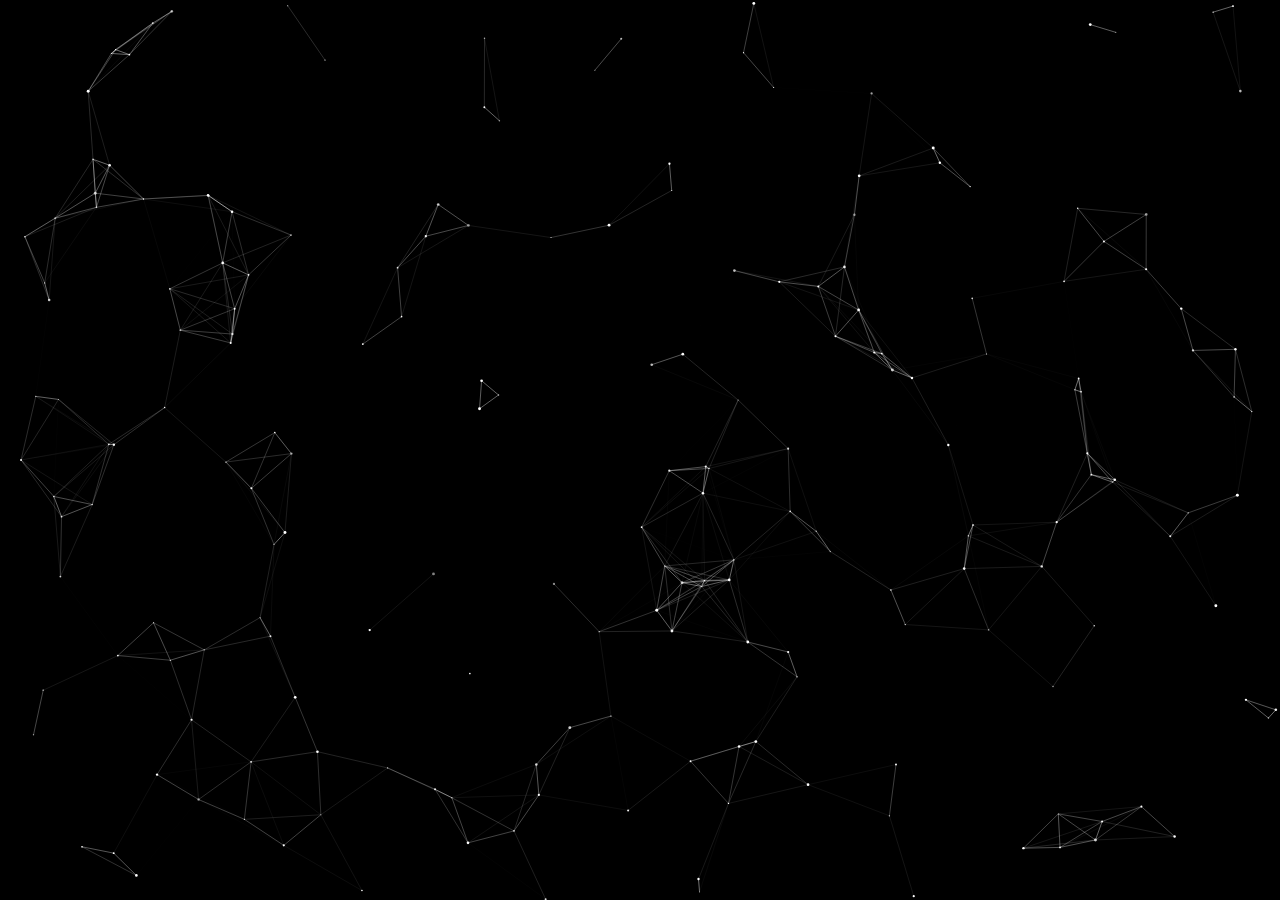
<file: index.html>
<!DOCTYPE html>
<html>
<head lang="en">
    <meta charset="UTF-8">
    <title>楚云实</title>
    <meta name="format-detection" content="telephone=no">
    <meta name="viewport" content="width=device-width,initial-scale=1.0,user-scalable=0,minimum-scale=1.0,maximum-scale=1.0,minimal-ui" />
    <meta name="apple-mobile-web-app-capable" content="yes">
    <meta name="apple-mobile-web-app-status-bar-style" content="black">
    <link rel="shortcut icon" href="img/chu.ico">
    <link rel="stylesheet" href="css/main.css"/>
</head>
<body class="hidden">

<canvas id="canvas"></canvas>

<script src="js/zepto.min.1.js"></script>
<script src="js/createjs-2015.11.26.min.js"></script>
<script src="js/main.js"></script>
</body>
</html>
</file>
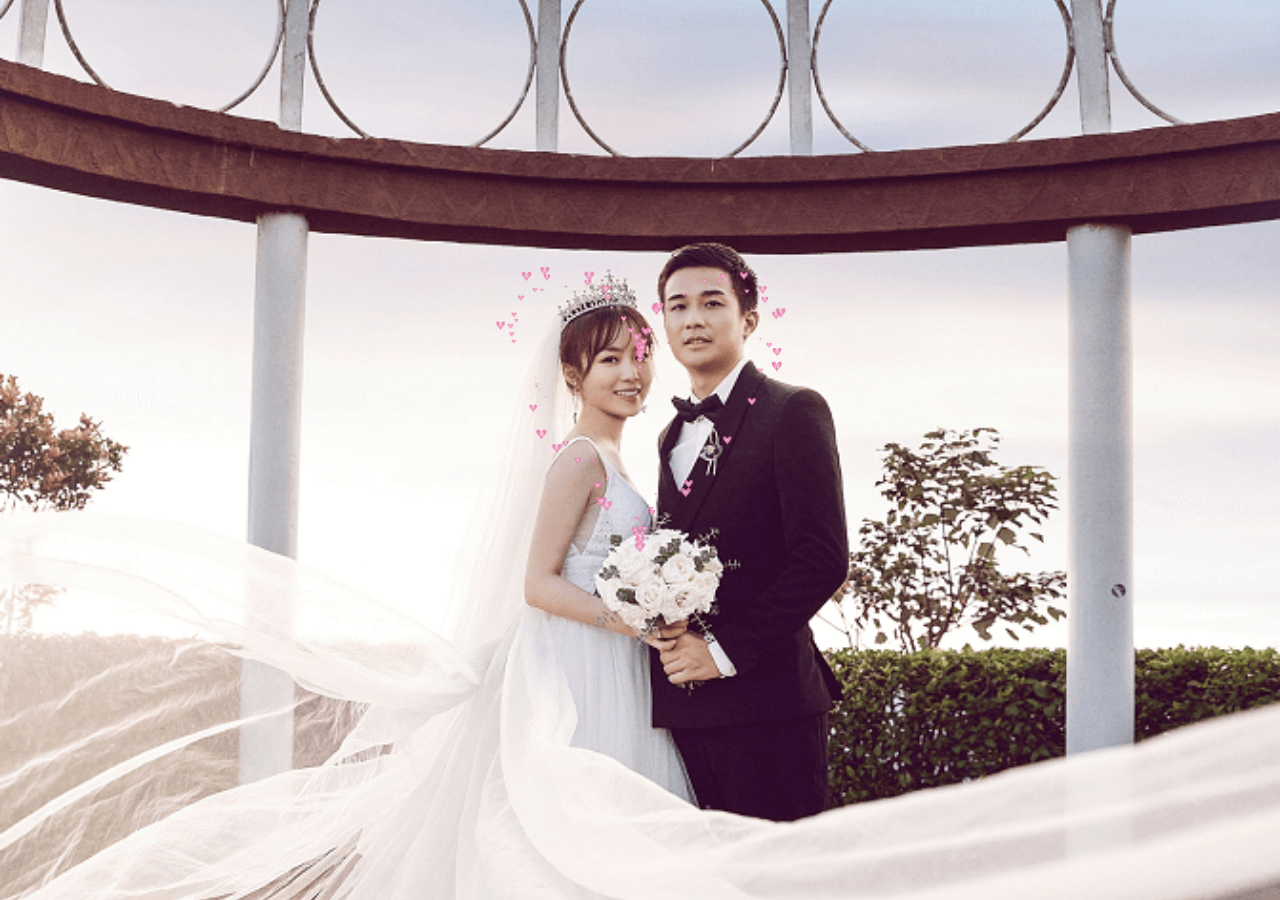
<file: 1108.html>
<!DOCTYPE html>
<html>

<head>
  <meta charset="utf-8">
  <meta name="format-detection" content="telephone=no">
  <meta name="viewport" content="width=device-width,initial-scale=1.0,user-scalable=0,minimum-scale=1.0,maximum-scale=1.0,minimal-ui" />
  <meta name="apple-mobile-web-app-capable" content="yes">
  <meta name="apple-mobile-web-app-status-bar-style" content="black">
  <title>爱你的心</title>
  <style type="text/css">
    html,
    body {
      height: 100%;
      padding: 0;
      margin: 0;
      background: url("./img/jiehunzhao.jpg") center no-repeat;
      background-size: cover;
    }

    canvas {
      position: absolute;
      width: 100%;
      height: 100%;
    }
  </style>
</head>

<body>
  <canvas id="pinkboard"></canvas>
  <script src="https://code.jquery.com/jquery-3.2.1.min.js"></script>
  <script type="text/javascript">
    var imageArray = []
    var _str = ['张','安','丽','我','爱','你']
    var settings = {
        particles: {
          length: 999, //最大粒子数
          duration: 2.5, //粒子持续时间
          velocity: 150, //粒子速度，像素/秒
          effect: -0.83,
          size: 60, //粒子大小
        }
      };
      
      (function() {
        var b = 0;
        var c = ["ms", "moz", "webkit", "o"];
        for (var a = 0; a < c.length && !window.requestAnimationFrame; ++a) {
          window.requestAnimationFrame = window[c[a] + "RequestAnimationFrame"];
          window.cancelAnimationFrame = window[c[a] + "CancelAnimationFrame"] || window[c[a] + "CancelRequestAnimationFrame"]
        }
        if (!window.requestAnimationFrame) {
          window.requestAnimationFrame = function(h, e) {
            var d = new Date().getTime();
            var f = Math.max(0, 16 - (d - b));
            var g = window.setTimeout(function() {
              h(d + f)
            }, f);
            b = d + f;
            return g
          }
        }
        if (!window.cancelAnimationFrame) {
          window.cancelAnimationFrame = function(d) {
            clearTimeout(d)
          }
        }
      }());

    var Point = (function() {
      function Point(x, y) {
        this.x = (typeof x !== 'undefined') ? x : 0;
        this.y = (typeof y !== 'undefined') ? y : 0;
      }
      Point.prototype.clone = function() {
        return new Point(this.x, this.y);
      };
      Point.prototype.length = function(length) {
        if (typeof length == 'undefined')
          return Math.sqrt(this.x * this.x + this.y * this.y);
        this.normalize();
        this.x *= length;
        this.y *= length;
        return this;
      };
      Point.prototype.normalize = function() {
        var length = this.length();
        this.x /= length;
        this.y /= length;
        return this;
      };
      return Point;
    })();
    var Particle = (function() {
      function Particle() {
        this.position = new Point();
        this.velocity = new Point();
        this.acceleration = new Point();
        this.age = 0;
      }
      Particle.prototype.initialize = function(x, y, dx, dy) {
        this.position.x = x;
        this.position.y = y - 50;
        this.velocity.x = dx;
        this.velocity.y = dy;
        this.acceleration.x = dx * settings.particles.effect;
        this.acceleration.y = dy * settings.particles.effect;
        this.age = 0;
      };
      Particle.prototype.update = function(deltaTime) {
        this.position.x += this.velocity.x * deltaTime;
        this.position.y += this.velocity.y * deltaTime;
        this.velocity.x += this.acceleration.x * deltaTime;
        this.velocity.y += this.acceleration.y * deltaTime;
        this.age += deltaTime;
      };
      Particle.prototype.draw = function(context, image) {
        function ease(t) {
          return (--t) * t * t + 1;
        }
        var size = image.width * ease(this.age / settings.particles.duration);
        context.globalAlpha = 1 - this.age / settings.particles.duration;
        context.drawImage(image, this.position.x - size / 2, this.position.y - size / 2, size, size);
      };
      return Particle;
    })();
    var ParticlePool = (function() {
      var particles,
        firstActive = 0,
        firstFree = 0,
        duration = settings.particles.duration;

      function ParticlePool(length) {
        // 创建和填充粒子库
        particles = new Array(length);
        for (var i = 0; i < particles.length; i++) {
          particles[i] = new Particle();
        }
          // particles[i] = new Particle();
      }
      ParticlePool.prototype.add = function(x, y, dx, dy) {
        particles[firstFree].initialize(x, y, dx, dy);

        // 处理循环队列
        firstFree++;
        if (firstFree == particles.length) firstFree = 0;
        if (firstActive == firstFree) firstActive++;
        if (firstActive == particles.length) firstActive = 0;
      };
      ParticlePool.prototype.update = function(deltaTime) {
        var i;

        // 更新活动粒子
        if (firstActive < firstFree) {
          for (i = firstActive; i < firstFree; i++)
            particles[i].update(deltaTime);
        }
        if (firstFree < firstActive) {
          for (i = firstActive; i < particles.length; i++)
            particles[i].update(deltaTime);
          for (i = 0; i < firstFree; i++)
            particles[i].update(deltaTime);
        }

        // 删除不活动的粒子
        while (particles[firstActive].age >= duration && firstActive != firstFree) {
          firstActive++;
          if (firstActive == particles.length) firstActive = 0;
        }


      };
      ParticlePool.prototype.draw = function(context, image) {
        // 画活动粒子
        if (firstActive < firstFree) {
          for (i = firstActive; i < firstFree; i++)
            drawChange(i);
        }
        if (firstFree < firstActive) {
          for (i = firstActive; i < particles.length; i++) {
            drawChange(i);
          }
            
          for (i = 0; i < firstFree; i++) {
            drawChange(i);
          }
            
        }
        function drawChange(i) {
          var _index = Math.floor(i / (settings.particles.length / _str.length))

          particles[i].draw(context, imageArray[_index]);
          
        }
      };
      return ParticlePool;
    })();
    (function(canvas) {
      var context = canvas.getContext('2d'),
        particles = new ParticlePool(settings.particles.length),
        particleRate = settings.particles.length / settings.particles.duration, // particles/sec
        time;

      // 获取heart点位 -PI <= t <= PI
      function pointOnHeart(t) {
        return new Point(
          115 * Math.pow(Math.sin(t), 3),
          85 * Math.cos(t) - 50 * Math.cos(2 * t) - 20 * Math.cos(2.8 * t) - 10 * Math.cos(4 * t) + 15
        );
      }

      // 使用canvas创建粒子图像
      var image = (function() {
        var canvas = document.createElement('canvas'),
          context = canvas.getContext('2d');
        canvas.width = settings.particles.size;
        canvas.height = settings.particles.size;
        // 创建路径的辅助函数
        function to(t) {
          var point = pointOnHeart(t);
          point.x = settings.particles.size / 2 + point.x * settings.particles.size / 350;
          point.y = settings.particles.size / 2 - point.y * settings.particles.size / 350;
          return point;
        }
        // 创建路径
        imageArray = []
        _str.forEach((item) => {
          context.beginPath();
          context.clearRect(0, 0, canvas.width, canvas.height);
          var t = -Math.PI;
          var point = to(t);
          context.moveTo(point.x, point.y);
          while (t < Math.PI) {
            t += 0.01;
            point = to(t);
            context.lineTo(point.x, point.y);
          }
          context.closePath();
          // 填充
          context.fillStyle = '#ea80b0';
          context.fill();
          context.font = "20px '微软雅黑'";
          // context.strokeText("安", 5, 5);
          context.fillStyle = '#fff';

          context.fillText(item+'', 20, 35);
          var image = new Image();
          image.src = canvas.toDataURL();
          imageArray.push(image)
        })
      })();
      // 渲染
      var num = 0;
      var _index = 0;
      function render() {
        requestAnimationFrame(render);

        // update time
        var newTime = new Date().getTime() / 2400,
          deltaTime = newTime - (time || newTime);
        time = newTime;
        // clear canvas
        context.clearRect(0, 0, canvas.width, canvas.height);

        // 创建新的粒子
        var amount = particleRate * deltaTime;
        for (var i = 0; i < amount; i++) {
          var pos = pointOnHeart(Math.PI - 2 * Math.PI * Math.random());
          var dir = pos.clone().length(settings.particles.velocity);
          particles.add(canvas.width / 2 + pos.x, canvas.height / 2 - pos.y, dir.x, -dir.y);
        }

        // 更新并绘制
        particles.update(deltaTime);
        
        particles.draw(context);
      }

      // 处理canvas大小
      function onResize() {
        canvas.width = canvas.clientWidth;
        canvas.height = canvas.clientHeight;
      }
      window.onresize = onResize;

      // 延迟渲染
      setTimeout(function() {
        onResize();
        render();
      }, 100);
    })(document.getElementById('pinkboard'));
  </script>
</body>

</html>
</file>
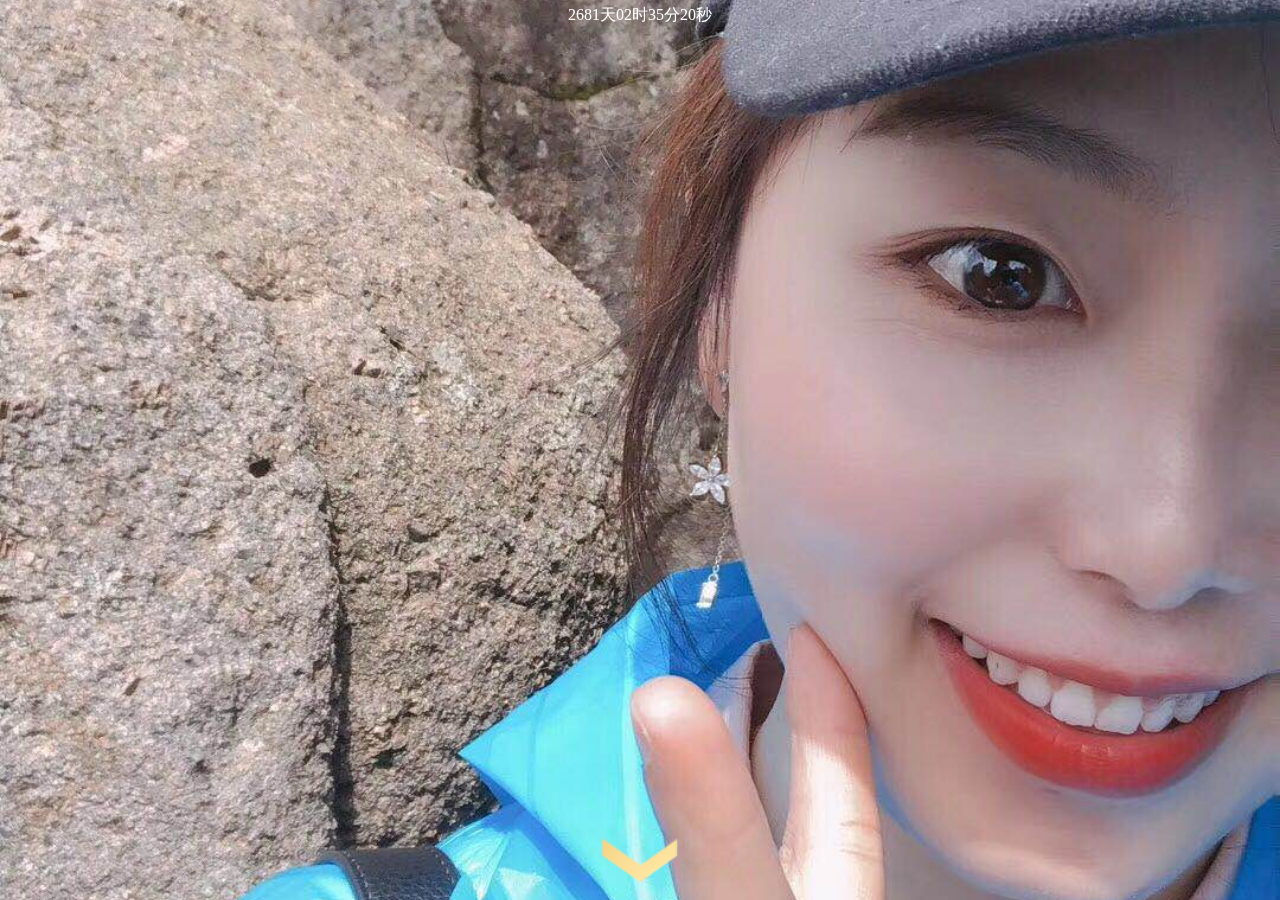
<file: knowTime.html>
<!DOCTYPE html>
<html>
<head lang="en">
    <meta charset="UTF-8">
    <title></title>
    <meta name="format-detection" content="telephone=no">
    <meta name="viewport" content="width=device-width,initial-scale=1.0,user-scalable=0,minimum-scale=1.0,maximum-scale=1.0,minimal-ui" />
    <meta name="apple-mobile-web-app-capable" content="yes">
    <meta name="apple-mobile-web-app-status-bar-style" content="black">
    <link rel="shortcut icon" href="img/chu.ico">
    <link rel="stylesheet" type="text/css" href="css/swiper.min.css"/>
    <script type="text/javascript" src="js/zepto.min.1.js" ></script>
    <script type="text/javascript" src="js/swiper.min.js" ></script>
    <style>
      *{
        margin: 0;
        padding: 0;
      }
      .page{
        width: 100%;
        height: 100vh;
      }
      .swiper-slide{
        position: relative;
        height: 100vh;
        
        background-position: center;
        background-size: cover;
      }
      .p1{
        background-image: url("img/1.jpg");
      }
      .p2{
        background-image: url("img/2.jpg");
      }
      .p3{
        background-image: url("img/3.jpg");
      }
      .p4{
        background-image: url("img/4.jpg");
      }
      .p5{
        background-image: url("img/5.jpg");
      }
      .p6{
        background-image: url("img/6.jpg");
      }
      .p7{
        background-image: url("img/7.jpg");
      }
      .p8{
        background-image: url("img/8.jpg");
      }
      .p9{
        background-image: url("img/9.jpg");
      }
      .p10{
        background-image: url("img/10.jpg");
      }
      .p11{
        background-image: url("img/11.jpg");
      }
      .p12{
        background-image: url("img/12.jpg");
      }
      .p13{
        background-image: url("img/13.jpg");
      }
      .p14{
        background-image: url("img/14.jpg");
      }
      .p15{
        background-image: url("img/15.jpg");
      }
      #anLi{
        top:5px;
        left: 50%;
        transform: translateX(-50%);
        position: fixed;
        color: #fff;
        z-index: 999;
      }
      .arrow {
        position: fixed;
        width:6%;
        left:47%;
        bottom:2%;
        z-index: 999;
      }
      @keyframes arrow{
        from{
          transform: translate(0,-10px);
          -webkit-transform: translate(0,-10px);
        }
        to{
          transform: translate(0,0);
          -webkit-transform: translate(0,0);
        }
      }
      @-webkit-keyframes arrow{
        from{
          transform: translate(0,-10px);
          -webkit-transform: translate(0,-10px);
        }
        to{
          transform: translate(0,0);
          -webkit-transform: translate(0,0);
        }
      }
      .arrowani{
        animation: arrow 2s infinite alternate ease-in-out;
        -webkit-animation:  arrow 2s infinite alternate ease-in-out;
      }
      
    </style>
</head>
<body>
  <span id="anLi"></span>
  <div class="swiper-container page" id="swiper-container">
			<!--<div class="nextslide">asd</div>-->
			<img src="img/arrow.png" class="arrow arrowani"/>
			<div class="swiper-wrapper">
        <div class="swiper-slide p1"></div>
        <div class="swiper-slide p2"></div>
        <div class="swiper-slide p3"></div>
        <div class="swiper-slide p4"></div>
        <div class="swiper-slide p5"></div>
        <div class="swiper-slide p6"></div>
        <div class="swiper-slide p7"></div>
        <div class="swiper-slide p8"></div>
        <div class="swiper-slide p9"></div>
        <div class="swiper-slide p10"></div>
        <div class="swiper-slide p11"></div>
        <div class="swiper-slide p12"></div>
        <div class="swiper-slide p13"></div>
        <div class="swiper-slide p14"></div>
        <div class="swiper-slide p15"></div>
			</div>
		</div>
  
  <script type="text/javascript" src="js/anli.js" ></script>
</body>
</html>
</file>
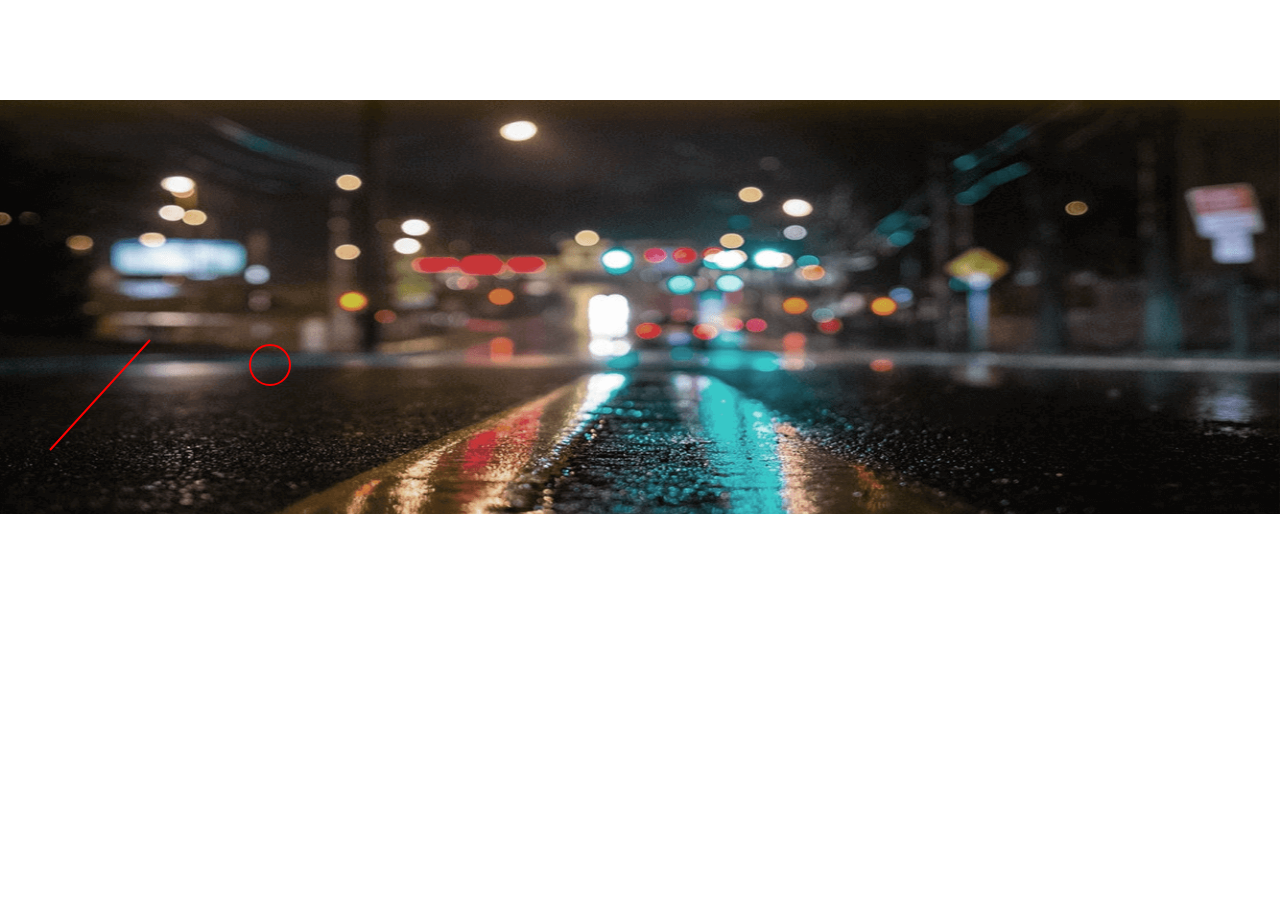
<file: mouse.html>
<!doctype html>
<html lang="en">
<head>
  <meta charset="UTF-8">
  <meta name="viewport" content="width=device-width,initial-scale=1.0">
  <title>Demo</title>
  <style>
    *{
      margin:0;
      padding:0;
      border:0;
    }
    .hide{
      display: none;
    }
    .page {
      overflow: hidden;
    }
    #canvas {
      margin-left: 0;
      margin-top: 100px;
    }
    #stage {
      position: relative;
    }
    #canvas2 {
      position: absolute;
      top: 100px;
      left: 0;
    }
  </style>
 
</head>
<body>
<div id="stage" class="page">
  <img id='img' class="hide" src="img/6.png" alt="">
  <canvas id="canvas"></canvas>
  <canvas id="canvas2"></canvas>
</div>
<script src="js/zepto.min.1.js"></script>
<script src="js/hammer.min.js"></script>

<script>
  /**
 * Created by chuyunshi on 17-05-31.
 */
$(document).ready(function() {
    var pageH, pageW;
    var canvas = document.getElementById("canvas");
    var canvas2 = document.getElementById("canvas2");
    var hammer = new Hammer(document.getElementById("stage"));
    var img = document.getElementById("img");
    var ctx = canvas.getContext("2d");
    var ctx2 = canvas2.getContext("2d");
    var x = 0, y = 0, cx = 0, cy = 0, rx = 0, ry = 0;
    var lastLength = 0
    var sw, sh, pw, ph
    var movex, movey, movelx = 0, movely = 0
    // 偷懒写的
    setTimeout(() => {
      page.drawImage()
    }, 300)
    page={
      init:function(){
        $('body').on("touchmove", function (e) {
          e.preventDefault();
        });
        page.resize();
        page.onEvent();
      },
      resize:function(){
        // pageH = $(window).height();
        // pageW = $(window).width();
        pageW = $(window).width()
        pageH = 414
        sw = pageW;
        sh = pageH
        canvas.height = pageH;
        canvas.width = pageW;
        canvas2.height = pageH;
        canvas2.width = pageW;
        $("body,.page").height($(window).height()).width($(window).width());
      },
      onEvent: function() {
        document.addEventListener('mousewheel',function(event){
          if(event.wheelDelta > 0) {
            page.drawImage(true, 0.05)
          } else {
            page.drawImage(false, 0.05)
          }
        })
        $('#stage').mousemove((ev) => {
          x = ev.clientX
          y = ev.clientY - 100
          x = x - cx
          y = y - cy
          pw = sw;
          ph = sh
        })
        hammer.on('panstart', function(ev) { 
          movex = ev.center.x
          movey = ev.center.y

        });
        hammer.on('panmove', function(ev) { 
          movelx = ev.center.x - movex
          movely = ev.center.y - movey
          page.drawImage();

        });
        hammer.on('panend', function(ev) { 
          cx = cx + movelx
          cy = cy + movely
          rx = rx + movelx
          ry = ry + movely
          movelx = 0
          movely = 0
        });
        hammer.get('pinch').set({
          enable: true
        });
        hammer.on('pinchstart', function(ev) {
          movex = (ev.pointers[0].clientX + ev.pointers[1].clientX) / 2
          movey = (ev.pointers[0].clientY + ev.pointers[1].clientY) / 2 - 100
        })
        hammer.on('pinchmove', function(ev) {
          var x1 = 0, y1 = 0, x2 = 0, y2 = 0, thisLength = 0
          x1 = ev.pointers[0].clientX;
          y1 = ev.pointers[0].clientY;
          x2 = ev.pointers[1].clientX;
          y2 = ev.pointers[1].clientY;
          thisLength = Math.sqrt((x1 - x2) * (x1 - x2) + (y1 - y2) * (y1 - y2))
          x = (x1 + x2) / 2;
          y = (y1 + y2) / 2 - 100;
          movelx = x - movex
          movely = y - movey
          x = x - cx;
          y = y - cy;
          pw = sw;
          ph = sh;
          if(thisLength - lastLength > 0.06 &&  lastLength != 0) {
            page.drawImage(true, 0.02)
          } else if(thisLength - lastLength < -0.06) {
            page.drawImage(false, 0.02)
          } else {
            page.drawImage()
          }
          lastLength = Math.sqrt((x1 - x2) * (x1 - x2) + (y1 - y2) * (y1 - y2))
        });

        hammer.on('pinchend', function(ev) { 
          cx = cx + movelx
          cy = cy + movely
          rx = rx + movelx
          ry = ry + movely
          movelx = 0
          movely = 0
        });
        
      },
      drawImage: function(flag, num) {
        if(flag === true) {
          cx -= x * num
          cy -= y * num
          rx += (pw - x) * num
          ry += (ph - y) * num
          sw = -cx + rx + pageW
          sh = -cy + ry + pageH
        } else if(flag === false) {
          if(sw < 20) {
            return false
          }
          cx += x * num
          cy += y * num
          rx -= (pw - x) * num
          ry -= (ph - y) * num
          sw = -cx + rx + pageW
          sh = -cy + ry + pageH
        }
        ctx.clearRect(0, 0, canvas.width, canvas.height)
        ctx.drawImage(img, cx + movelx, cy + movely, sw, sh)
        // canvas2.style.top = 100 + cy + movely + 'px'
        // canvas2.style.left = 100 + cx + movelx + 'px'
        // canvas2.style.width = sw + "px";
        // canvas2.style.height = sh + 'px';
        ctx2.clearRect(0, 0, canvas.width, canvas.height)
        ctx2.beginPath();
        var x1 = 270 * sw / pageW + cx + movelx
        var y1 = 265 * sw / pageW + cy + movely
        var r = 20 * sw / pageW
        ctx2.arc(x1, y1, r, 0, 2*Math.PI);
        var lx1 = 50 * sw / pageW + cx + movelx
        var ly1 = 350 * sw / pageW + cy + movely
        var lx2 = 150 * sw / pageW + cx + movelx
        var ly2 = 240 * sw / pageW + cy + movely
        ctx2.moveTo (lx1, ly1);
        ctx2.lineTo (lx2, ly2);
        ctx2.lineWidth = 2;          
        ctx2.strokeStyle = "#f00" ;  
        ctx2.stroke();               

      }
    }
    page.init();
})
</script>
</body>
</html>
</file>
<file: css/main.css>
*{
    margin:0;
    padding:0;
}
ul li{
    list-style: none;
}
.re{
    position: relative;
}
.ab{
    position: absolute;
}
.hide{
    display: none;
}
.show{
    display: block;
}
.hidden{
    overflow: hidden;
}
#canvas{
    background: #000;
}
</file>
